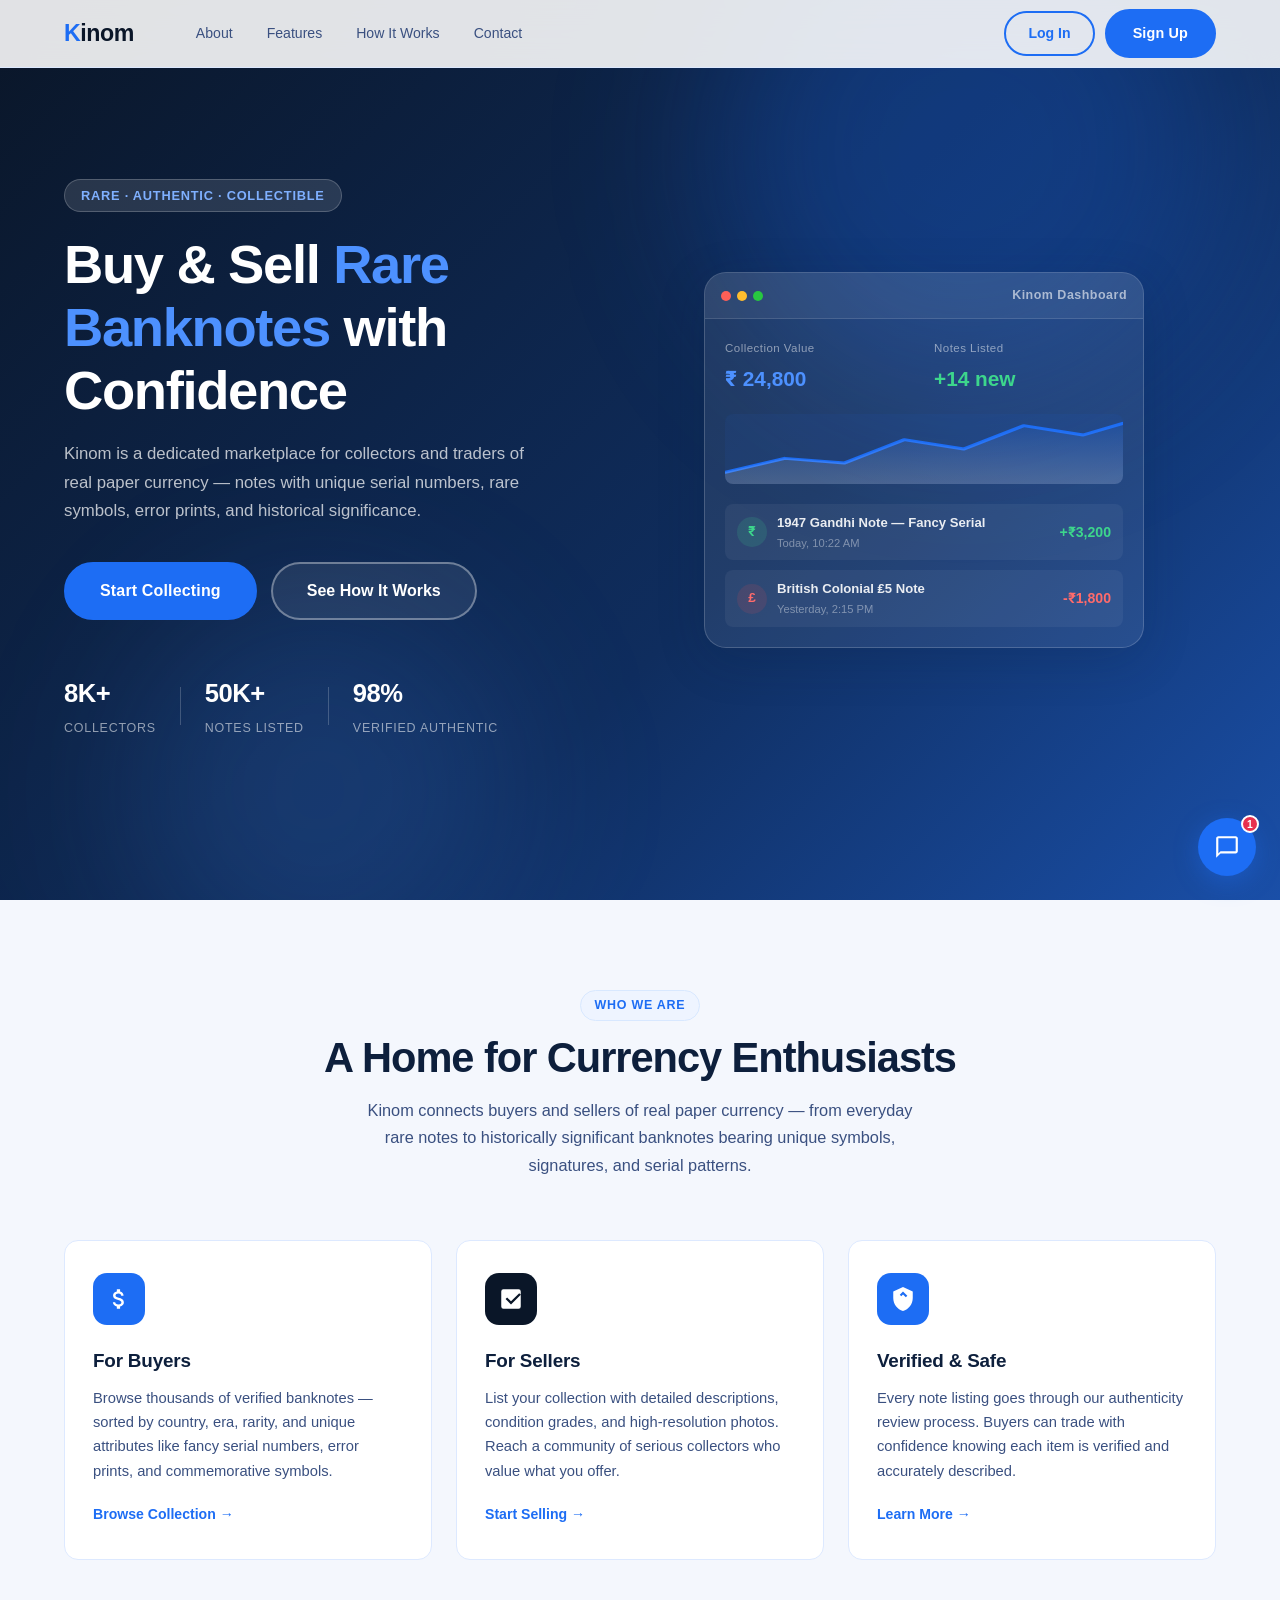
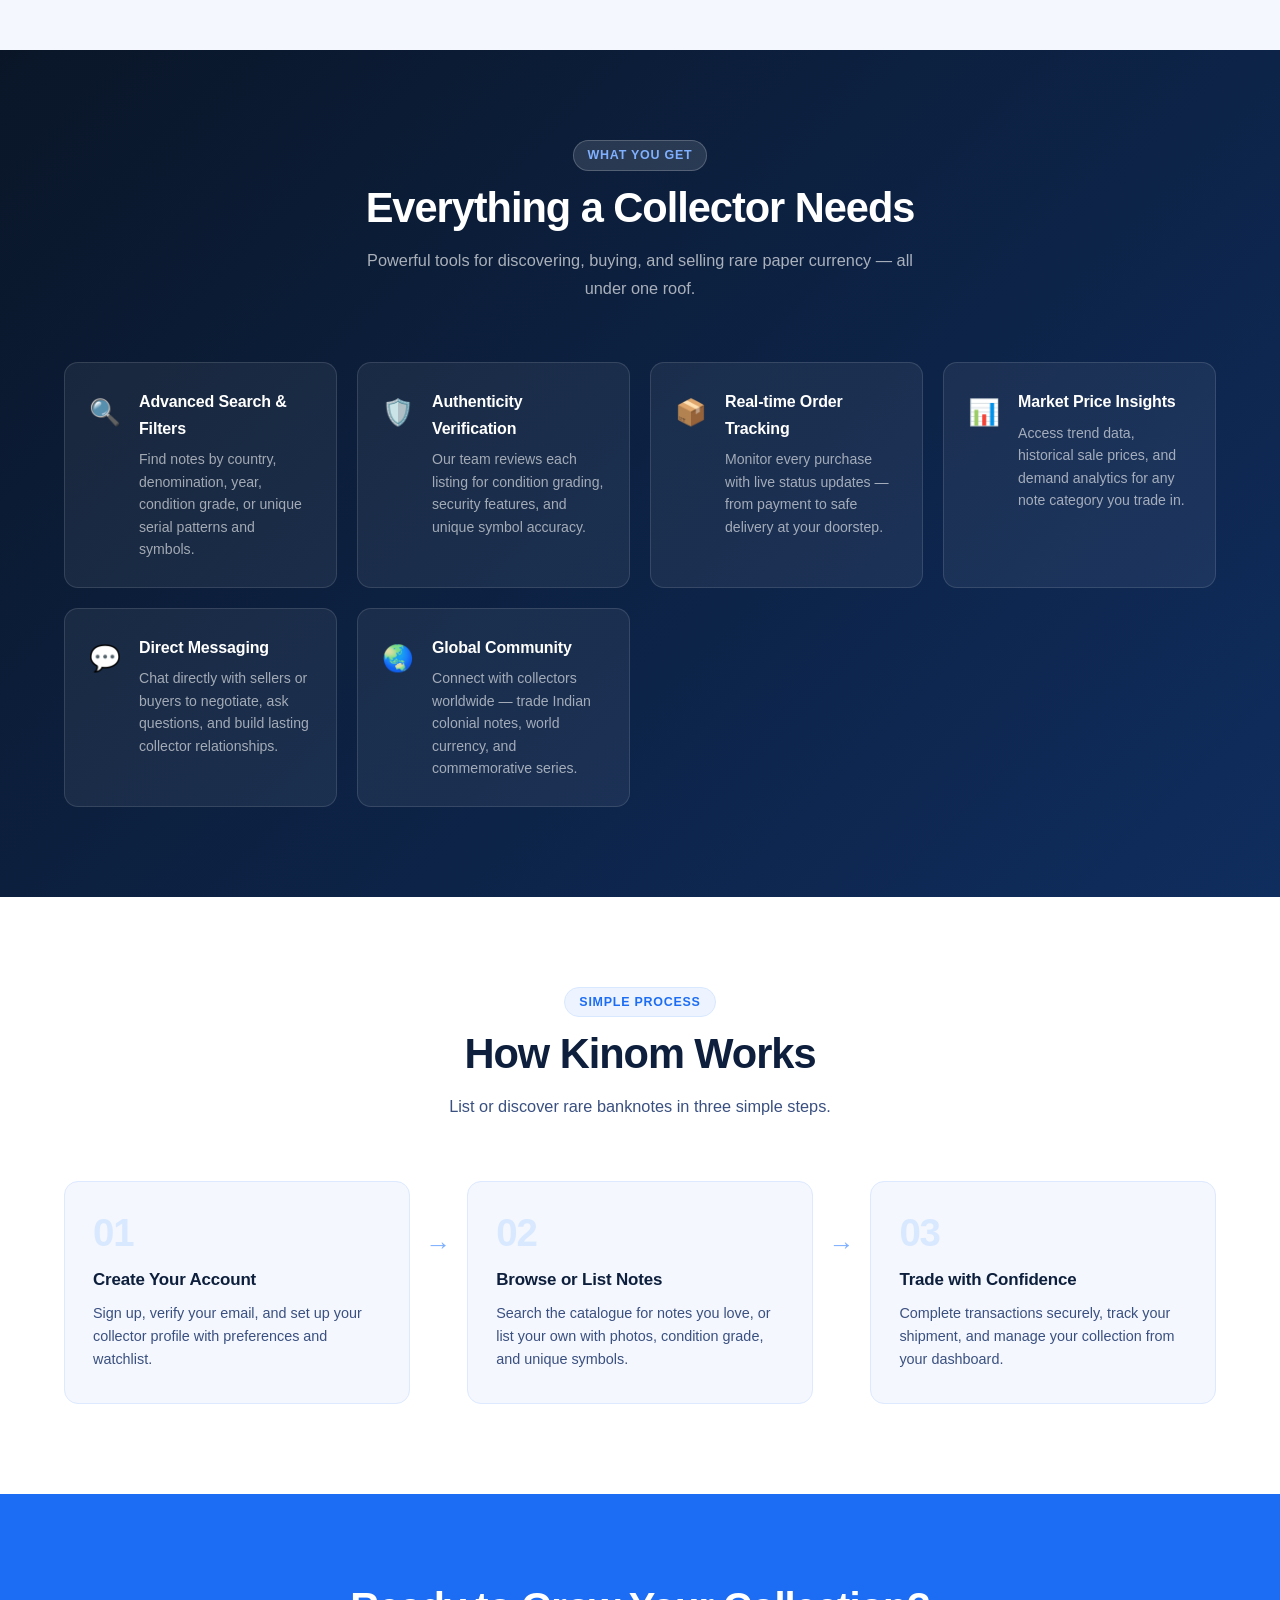
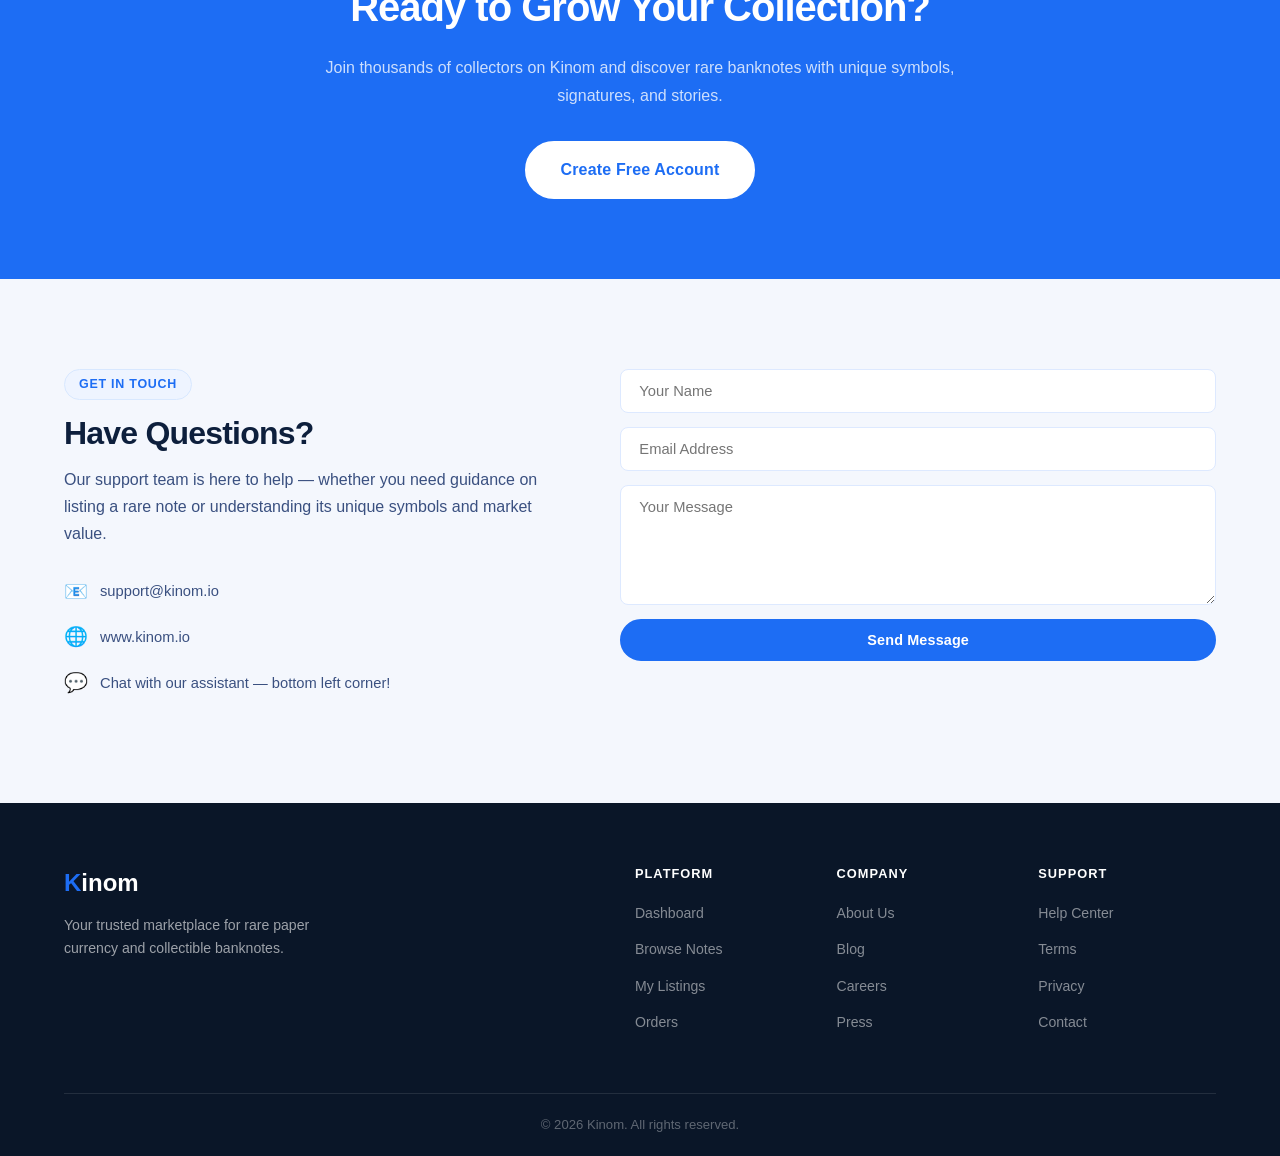
<file: index.html>
<!DOCTYPE html>
<html lang="en">
<head>
    <meta charset="UTF-8">
    <meta name="viewport" content="width=device-width, initial-scale=1.0">
    <meta name="description" content="Kinom — A trusted marketplace to buy and sell rare and collectible banknotes, paper currency, and notes with unique serial numbers and symbols.">
    <title>Kinom — Paper Currency &amp; Banknote Marketplace</title>
    <link rel="preconnect" href="https://fonts.googleapis.com">
    <link rel="preconnect" href="https://fonts.gstatic.com" crossorigin>
    <link href="https://fonts.googleapis.com/css2?family=Inter:wght@300;400;500;600;700;800&display=swap" rel="stylesheet">
    <link rel="stylesheet" href="kinom_bot.css">
</head>
<body>

    <!-- ========== NAVIGATION ========== -->
    <nav class="navbar" id="navbar">
        <div class="nav-container">
            <a href="#" class="nav-logo">
                <span class="logo-k">K</span>inom
            </a>
            <ul class="nav-links" id="navLinks">
                <li><a href="#about"        class="nav-link">About</a></li>
                <li><a href="#features"     class="nav-link">Features</a></li>
                <li><a href="#how-it-works" class="nav-link">How It Works</a></li>
                <li><a href="#contact"      class="nav-link">Contact</a></li>
            </ul>
            <div class="nav-actions">
                <a href="#" class="btn-outline">Log In</a>
                <a href="#" class="btn-primary">Sign Up</a>
            </div>
            <button class="nav-hamburger" id="hamburger" aria-label="Toggle menu">
                <span></span><span></span><span></span>
            </button>
        </div>
    </nav>

    <!-- ========== HERO ========== -->
    <section class="hero" id="hero">
        <div class="hero-bg-orb orb-1"></div>
        <div class="hero-bg-orb orb-2"></div>
        <div class="hero-content animate-fadein">
            <span class="hero-badge">Rare · Authentic · Collectible</span>
            <h1 class="hero-title">Buy &amp; Sell <span class="text-accent">Rare Banknotes</span> with Confidence</h1>
            <p class="hero-sub">Kinom is a dedicated marketplace for collectors and traders of real paper currency — notes with unique serial numbers, rare symbols, error prints, and historical significance.</p>
            <div class="hero-cta">
                <a href="#" class="btn-primary btn-lg">Start Collecting</a>
                <a href="#how-it-works" class="btn-ghost btn-lg">See How It Works</a>
            </div>
            <div class="hero-stats">
                <div class="stat-item">
                    <span class="stat-number">8K+</span>
                    <span class="stat-label">Collectors</span>
                </div>
                <div class="stat-divider"></div>
                <div class="stat-item">
                    <span class="stat-number">50K+</span>
                    <span class="stat-label">Notes Listed</span>
                </div>
                <div class="stat-divider"></div>
                <div class="stat-item">
                    <span class="stat-number">98%</span>
                    <span class="stat-label">Verified Authentic</span>
                </div>
            </div>
        </div>
        <div class="hero-visual animate-fadein-delay">
            <div class="hero-card-mockup">
                <div class="mockup-header">
                    <span class="mockup-dot red"></span>
                    <span class="mockup-dot yellow"></span>
                    <span class="mockup-dot green"></span>
                    <span class="mockup-title">Kinom Dashboard</span>
                </div>
                <div class="mockup-body">
                    <div class="mockup-stat-row">
                        <div class="mockup-stat">
                            <div class="mockup-label">Collection Value</div>
                            <div class="mockup-val blue">₹ 24,800</div>
                        </div>
                        <div class="mockup-stat">
                            <div class="mockup-label">Notes Listed</div>
                            <div class="mockup-val green">+14 new</div>
                        </div>
                    </div>
                    <div class="mockup-chart">
                        <svg viewBox="0 0 200 60" xmlns="http://www.w3.org/2000/svg" preserveAspectRatio="none">
                            <polyline points="0,50 30,38 60,42 90,22 120,30 150,10 180,18 200,8" fill="none" stroke="#1d6df4" stroke-width="2.5" stroke-linecap="round" stroke-linejoin="round"/>
                            <polyline points="0,50 30,38 60,42 90,22 120,30 150,10 180,18 200,8 200,60 0,60" fill="url(#chartGrad)" opacity="0.18"/>
                            <defs>
                                <linearGradient id="chartGrad" x1="0" y1="0" x2="0" y2="1">
                                    <stop offset="0%" stop-color="#1d6df4"/>
                                    <stop offset="100%" stop-color="#ffffff"/>
                                </linearGradient>
                            </defs>
                        </svg>
                    </div>
                    <div class="mockup-transactions">
                        <div class="mockup-tx">
                            <span class="tx-icon buy">₹</span>
                            <div class="tx-info">
                                <div class="tx-name">1947 Gandhi Note — Fancy Serial</div>
                                <div class="tx-date">Today, 10:22 AM</div>
                            </div>
                            <div class="tx-amount buy">+₹3,200</div>
                        </div>
                        <div class="mockup-tx">
                            <span class="tx-icon sell">£</span>
                            <div class="tx-info">
                                <div class="tx-name">British Colonial ₤5 Note</div>
                                <div class="tx-date">Yesterday, 2:15 PM</div>
                            </div>
                            <div class="tx-amount sell">-₹1,800</div>
                        </div>
                    </div>
                </div>
            </div>
        </div>
    </section>

    <!-- ========== ABOUT ========== -->
    <section class="section about-section" id="about">
        <div class="section-container">
            <div class="section-header">
                <span class="section-tag">Who We Are</span>
                <h2 class="section-title">A Home for Currency Enthusiasts</h2>
                <p class="section-sub">Kinom connects buyers and sellers of real paper currency — from everyday rare notes to historically significant banknotes bearing unique symbols, signatures, and serial patterns.</p>
            </div>
            <div class="cards-grid">
                <div class="feature-card animate-slide-up">
                    <div class="card-icon blue">
                        <svg xmlns="http://www.w3.org/2000/svg" viewBox="0 0 24 24" fill="currentColor"><path d="M11.8 10.9c-2.27-.59-3-1.2-3-2.15 0-1.09 1.01-1.85 2.7-1.85 1.78 0 2.44.85 2.5 2.1h2.21c-.07-1.72-1.12-3.3-3.21-3.81V3h-3v2.16c-1.94.42-3.5 1.68-3.5 3.61 0 2.31 1.91 3.46 4.7 4.13 2.5.6 3 1.48 3 2.41 0 .69-.49 1.79-2.7 1.79-2.06 0-2.87-.92-2.98-2.1h-2.2c.12 2.19 1.76 3.42 3.68 3.83V21h3v-2.15c1.95-.37 3.5-1.5 3.5-3.55 0-2.84-2.43-3.81-4.7-4.4z"/></svg>
                    </div>
                    <h3>For Buyers</h3>
                    <p>Browse thousands of verified banknotes — sorted by country, era, rarity, and unique attributes like fancy serial numbers, error prints, and commemorative symbols.</p>
                    <a href="#" class="card-link">Browse Collection →</a>
                </div>
                <div class="feature-card animate-slide-up delay-1">
                    <div class="card-icon white">
                        <svg xmlns="http://www.w3.org/2000/svg" viewBox="0 0 24 24" fill="currentColor"><path d="M19 3H5a2 2 0 0 0-2 2v14a2 2 0 0 0 2 2h14a2 2 0 0 0 2-2V5a2 2 0 0 0-2-2zm-7 14l-5-5 1.41-1.41L12 14.17l7.59-7.59L21 8l-9 9z"/></svg>
                    </div>
                    <h3>For Sellers</h3>
                    <p>List your collection with detailed descriptions, condition grades, and high-resolution photos. Reach a community of serious collectors who value what you offer.</p>
                    <a href="#" class="card-link">Start Selling →</a>
                </div>
                <div class="feature-card animate-slide-up delay-2">
                    <div class="card-icon blue">
                        <svg xmlns="http://www.w3.org/2000/svg" viewBox="0 0 24 24" fill="currentColor"><path d="M12 1L3 5v6c0 5.55 3.84 10.74 9 12 5.16-1.26 9-6.45 9-12V5zm0 4l4 4-1.41 1.41L12 7.83l-1.59 1.58L9 8z"/></svg>
                    </div>
                    <h3>Verified &amp; Safe</h3>
                    <p>Every note listing goes through our authenticity review process. Buyers can trade with confidence knowing each item is verified and accurately described.</p>
                    <a href="#" class="card-link">Learn More →</a>
                </div>
            </div>
        </div>
    </section>

    <!-- ========== FEATURES ========== -->
    <section class="section features-section" id="features">
        <div class="section-container">
            <div class="section-header light">
                <span class="section-tag-light">What You Get</span>
                <h2 class="section-title light">Everything a Collector Needs</h2>
                <p class="section-sub light">Powerful tools for discovering, buying, and selling rare paper currency — all under one roof.</p>
            </div>
            <div class="features-grid">
                <div class="feat-item">
                    <div class="feat-icon">🔍</div>
                    <div>
                        <h4>Advanced Search &amp; Filters</h4>
                        <p>Find notes by country, denomination, year, condition grade, or unique serial patterns and symbols.</p>
                    </div>
                </div>
                <div class="feat-item">
                    <div class="feat-icon">🛡️</div>
                    <div>
                        <h4>Authenticity Verification</h4>
                        <p>Our team reviews each listing for condition grading, security features, and unique symbol accuracy.</p>
                    </div>
                </div>
                <div class="feat-item">
                    <div class="feat-icon">📦</div>
                    <div>
                        <h4>Real-time Order Tracking</h4>
                        <p>Monitor every purchase with live status updates — from payment to safe delivery at your doorstep.</p>
                    </div>
                </div>
                <div class="feat-item">
                    <div class="feat-icon">📊</div>
                    <div>
                        <h4>Market Price Insights</h4>
                        <p>Access trend data, historical sale prices, and demand analytics for any note category you trade in.</p>
                    </div>
                </div>
                <div class="feat-item">
                    <div class="feat-icon">💬</div>
                    <div>
                        <h4>Direct Messaging</h4>
                        <p>Chat directly with sellers or buyers to negotiate, ask questions, and build lasting collector relationships.</p>
                    </div>
                </div>
                <div class="feat-item">
                    <div class="feat-icon">🌏</div>
                    <div>
                        <h4>Global Community</h4>
                        <p>Connect with collectors worldwide — trade Indian colonial notes, world currency, and commemorative series.</p>
                    </div>
                </div>
            </div>
        </div>
    </section>

    <!-- ========== HOW IT WORKS ========== -->
    <section class="section how-section" id="how-it-works">
        <div class="section-container">
            <div class="section-header">
                <span class="section-tag">Simple Process</span>
                <h2 class="section-title">How Kinom Works</h2>
                <p class="section-sub">List or discover rare banknotes in three simple steps.</p>
            </div>
            <div class="steps-row">
                <div class="step-item">
                    <div class="step-num">01</div>
                    <h4>Create Your Account</h4>
                    <p>Sign up, verify your email, and set up your collector profile with preferences and watchlist.</p>
                </div>
                <div class="step-arrow">→</div>
                <div class="step-item">
                    <div class="step-num">02</div>
                    <h4>Browse or List Notes</h4>
                    <p>Search the catalogue for notes you love, or list your own with photos, condition grade, and unique symbols.</p>
                </div>
                <div class="step-arrow">→</div>
                <div class="step-item">
                    <div class="step-num">03</div>
                    <h4>Trade with Confidence</h4>
                    <p>Complete transactions securely, track your shipment, and manage your collection from your dashboard.</p>
                </div>
            </div>
        </div>
    </section>

    <!-- ========== CTA ========== -->
    <section class="cta-section">
        <div class="cta-container">
            <h2>Ready to Grow Your Collection?</h2>
            <p>Join thousands of collectors on Kinom and discover rare banknotes with unique symbols, signatures, and stories.</p>
            <a href="#" class="btn-primary btn-lg">Create Free Account</a>
        </div>
    </section>

    <!-- ========== CONTACT ========== -->
    <section class="section contact-section" id="contact">
        <div class="section-container contact-grid">
            <div class="contact-info">
                <span class="section-tag">Get In Touch</span>
                <h2 class="section-title">Have Questions?</h2>
                <p>Our support team is here to help — whether you need guidance on listing a rare note or understanding its unique symbols and market value.</p>
                <div class="contact-item">
                    <span class="contact-icon">📧</span>
                    <span>support@kinom.io</span>
                </div>
                <div class="contact-item">
                    <span class="contact-icon">🌐</span>
                    <span>www.kinom.io</span>
                </div>
                <div class="contact-item">
                    <span class="contact-icon">💬</span>
                    <span>Chat with our assistant — bottom left corner!</span>
                </div>
            </div>
            <form class="contact-form" id="contactForm">
                <input type="text"  placeholder="Your Name"        class="form-input" required>
                <input type="email" placeholder="Email Address"    class="form-input" required>
                <textarea           placeholder="Your Message"     class="form-input form-textarea" rows="4" required></textarea>
                <button type="submit" class="btn-primary btn-full">Send Message</button>
            </form>
        </div>
    </section>

    <!-- ========== FOOTER ========== -->
    <footer class="footer">
        <div class="footer-container">
            <div class="footer-brand">
                <span class="footer-logo"><span class="logo-k">K</span>inom</span>
                <p>Your trusted marketplace for rare paper currency and collectible banknotes.</p>
            </div>
            <div class="footer-links">
                <div class="footer-col">
                    <h5>Platform</h5>
                    <ul>
                        <li><a href="#">Dashboard</a></li>
                        <li><a href="#">Browse Notes</a></li>
                        <li><a href="#">My Listings</a></li>
                        <li><a href="#">Orders</a></li>
                    </ul>
                </div>
                <div class="footer-col">
                    <h5>Company</h5>
                    <ul>
                        <li><a href="#">About Us</a></li>
                        <li><a href="#">Blog</a></li>
                        <li><a href="#">Careers</a></li>
                        <li><a href="#">Press</a></li>
                    </ul>
                </div>
                <div class="footer-col">
                    <h5>Support</h5>
                    <ul>
                        <li><a href="#">Help Center</a></li>
                        <li><a href="#">Terms</a></li>
                        <li><a href="#">Privacy</a></li>
                        <li><a href="#">Contact</a></li>
                    </ul>
                </div>
            </div>
        </div>
        <div class="footer-bottom">
            <p>&copy; 2026 Kinom. All rights reserved.</p>
        </div>
    </footer>

    <!-- ========== CHATBOT (bottom-left) ========== -->
    <div id="chatbot-wrapper">
        <!-- Chat Window (opens above the button) -->
        <div class="chat-window" id="chatWindow" aria-hidden="true">
            <div class="chat-header">
                <div class="chat-avatar">
                    <svg xmlns="http://www.w3.org/2000/svg" viewBox="0 0 24 24" fill="currentColor">
                        <path d="M12 2C6.48 2 2 6.48 2 12s4.48 10 10 10 10-4.48 10-10S17.52 2 12 2zm-1 17.93c-3.95-.49-7-3.85-7-7.93 0-.62.08-1.21.21-1.79L9 15v1c0 1.1.9 2 2 2v1.93zm6.9-2.54c-.26-.81-1-1.39-1.9-1.39h-1v-3c0-.55-.45-1-1-1H8v-2h2c.55 0 1-.45 1-1V7h2c1.1 0 2-.9 2-2v-.41c2.93 1.19 5 4.06 5 7.41 0 2.08-.8 3.97-2.1 5.39z"/>
                    </svg>
                </div>
                <div class="chat-header-info">
                    <span class="chat-name">Kinom Assistant</span>
                    <span class="chat-status"><span class="online-dot"></span>Online · Ready to help</span>
                </div>
                <button class="chat-close-btn" id="chatClose" aria-label="Close chat">
                    <svg xmlns="http://www.w3.org/2000/svg" viewBox="0 0 24 24" fill="none" stroke="currentColor" stroke-width="2.5">
                        <path stroke-linecap="round" stroke-linejoin="round" d="M6 18L18 6M6 6l12 12"/>
                    </svg>
                </button>
            </div>
            <div class="chat-messages" id="chatMessages">
                <div class="chat-empty" id="chatEmpty">
                    <div class="chat-empty-icon">
                        <svg xmlns="http://www.w3.org/2000/svg" viewBox="0 0 24 24" fill="currentColor">
                            <path d="M20 2H4c-1.1 0-2 .9-2 2v18l4-4h14c1.1 0 2-.9 2-2V4c0-1.1-.9-2-2-2zm0 14H6l-2 2V4h16v12z"/>
                        </svg>
                    </div>
                    <h4>Hello! 👋</h4>
                    <p>Ask me anything about Kinom's banknote marketplace.</p>
                    <div class="starter-btns" id="starterBtns">
                        <button class="starter-btn" onclick="sendStarter(this)">How do I create an account?</button>
                        <button class="starter-btn" onclick="sendStarter(this)">How do I buy a rare note?</button>
                        <button class="starter-btn" onclick="sendStarter(this)">How do I list my banknotes?</button>
                        <button class="starter-btn" onclick="sendStarter(this)">How do I track my orders?</button>
                    </div>
                </div>
                <div class="chat-msg-list" id="chatMsgList"></div>
            </div>
            <div class="chat-input-area">
                <form class="chat-form" id="chatForm">
                    <input type="text" id="chatInput" class="chat-input" placeholder="Type your message…" autocomplete="off">
                    <button type="submit" class="chat-send-btn" id="chatSendBtn" aria-label="Send">
                        <svg xmlns="http://www.w3.org/2000/svg" viewBox="0 0 24 24" fill="none" stroke="currentColor" stroke-width="2.5">
                            <path stroke-linecap="round" stroke-linejoin="round" d="M12 19l9 2-9-18-9 18 9-2zm0 0v-8"/>
                        </svg>
                    </button>
                </form>
            </div>
        </div>

        <!-- FAB Toggle Button -->
        <button class="chat-fab" id="chatFab" aria-label="Open chat assistant">
            <svg id="fabIconChat" xmlns="http://www.w3.org/2000/svg" viewBox="0 0 24 24" fill="currentColor">
                <path d="M20 2H4c-1.1 0-2 .9-2 2v18l4-4h14c1.1 0 2-.9 2-2V4c0-1.1-.9-2-2-2zm0 14H6l-2 2V4h16v12z"/>
            </svg>
            <svg id="fabIconClose" xmlns="http://www.w3.org/2000/svg" viewBox="0 0 24 24" fill="none" stroke="currentColor" stroke-width="2.5" style="display:none;">
                <path stroke-linecap="round" stroke-linejoin="round" d="M6 18L18 6M6 6l12 12"/>
            </svg>
            <span class="fab-badge" id="fabBadge">1</span>
        </button>
    </div>

    <script src="kinom_bot.js"></script>
</body>
</html>
</file>
<file: kinom_bot.css>
/* =============================================
   KINOM — Main Stylesheet (updated: bottom-left chat, responsive fixes)
   Theme: Blue & White with strong contrast
   Font: Helvetica Neue / Inter
============================================= */

/* ---- Reset & Base ---- */
*, *::before, *::after {
    box-sizing: border-box;
    margin: 0;
    padding: 0;
}

:root {
    --blue-900: #0a1628;
    --blue-800: #0d1f3c;
    --blue-700: #0f2d5e;
    --blue-600: #1145a0;
    --blue-500: #1d6df4;
    --blue-400: #4d91ff;
    --blue-300: #7fb0ff;
    --blue-100: #d8e8ff;
    --blue-50:  #eef4ff;
    --white:    #ffffff;
    --off-white: #f4f7fd;
    --text-dark: #0d1f3c;
    --text-mid:  #3a5080;
    --text-light: #7a94c0;
    --border:   #dde9ff;
    --shadow-sm: 0 1px 4px rgba(13,31,60,.07);
    --shadow-md: 0 4px 20px rgba(13,31,60,.12);
    --shadow-lg: 0 12px 48px rgba(13,31,60,.18);
    --radius-sm: 8px;
    --radius-md: 14px;
    --radius-lg: 22px;
    --transition: .22s cubic-bezier(.4,0,.2,1);
}

html {
    scroll-behavior: smooth;
}

body {
    font-family: 'Helvetica Neue', Helvetica, 'Inter', Arial, sans-serif;
    background: var(--white);
    color: var(--text-dark);
    line-height: 1.65;
    -webkit-font-smoothing: antialiased;
}

a { text-decoration: none; color: inherit; }
ul { list-style: none; }
img { display: block; max-width: 100%; }
button { font-family: inherit; }

/* ---- Utility Buttons ---- */
.btn-primary {
    display: inline-flex;
    align-items: center;
    gap: 8px;
    background: var(--blue-500);
    color: var(--white);
    padding: 11px 26px;
    border-radius: 50px;
    font-size: .9rem;
    font-weight: 600;
    border: 2px solid var(--blue-500);
    cursor: pointer;
    transition: background var(--transition), transform var(--transition), box-shadow var(--transition);
    letter-spacing: .01em;
}
.btn-primary:hover {
    background: var(--blue-600);
    border-color: var(--blue-600);
    transform: translateY(-1px);
    box-shadow: 0 6px 20px rgba(29,109,244,.35);
}

.btn-primary.btn-lg { padding: 14px 34px; font-size: 1rem; }
.btn-primary.btn-full { width: 100%; justify-content: center; }

.btn-outline {
    display: inline-flex;
    align-items: center;
    padding: 9px 22px;
    border-radius: 50px;
    font-size: .88rem;
    font-weight: 600;
    border: 2px solid var(--blue-500);
    color: var(--blue-500);
    background: transparent;
    cursor: pointer;
    transition: background var(--transition), color var(--transition);
}
.btn-outline:hover { background: var(--blue-50); }

.btn-ghost {
    display: inline-flex;
    align-items: center;
    padding: 14px 34px;
    border-radius: 50px;
    font-size: 1rem;
    font-weight: 600;
    border: 2px solid rgba(255,255,255,.35);
    color: var(--white);
    background: rgba(255,255,255,.08);
    cursor: pointer;
    transition: background var(--transition), border-color var(--transition);
}
.btn-ghost:hover { background: rgba(255,255,255,.16); border-color: rgba(255,255,255,.6); }

/* =============================================
   NAVIGATION
============================================= */
.navbar {
    position: fixed;
    top: 0; left: 0; right: 0;
    z-index: 1000;
    padding: 0 5%;
    height: 68px;
    display: flex;
    align-items: center;
    background: rgba(255,255,255,.88);
    backdrop-filter: blur(16px);
    -webkit-backdrop-filter: blur(16px);
    border-bottom: 1px solid var(--border);
    transition: box-shadow var(--transition);
}
.navbar.scrolled { box-shadow: var(--shadow-md); }

.nav-container {
    width: 100%;
    max-width: 1200px;
    margin: 0 auto;
    display: flex;
    align-items: center;
    gap: 32px;
}

.nav-logo {
    font-size: 1.45rem;
    font-weight: 800;
    color: var(--blue-900);
    letter-spacing: -.02em;
}
.logo-k { color: var(--blue-500); }

.nav-links {
    display: flex;
    gap: 6px;
    margin-left: 16px;
}

.nav-link {
    padding: 6px 14px;
    border-radius: 50px;
    font-size: .88rem;
    font-weight: 500;
    color: var(--text-mid);
    transition: background var(--transition), color var(--transition);
}
.nav-link:hover { background: var(--blue-50); color: var(--blue-500); }

.nav-actions {
    display: flex;
    gap: 10px;
    margin-left: auto;
    align-items: center;
}

.nav-hamburger {
    display: none;
    flex-direction: column;
    gap: 5px;
    background: none;
    border: none;
    cursor: pointer;
    padding: 6px;
    margin-left: auto;
}
.nav-hamburger span {
    display: block;
    width: 24px;
    height: 2px;
    background: var(--blue-900);
    border-radius: 4px;
    transition: var(--transition);
}

/* =============================================
   HERO
============================================= */
.hero {
    min-height: 100vh;
    background: linear-gradient(135deg, var(--blue-900) 0%, var(--blue-700) 60%, #1a4fa8 100%);
    display: flex;
    align-items: center;
    padding: 100px 5% 80px;
    position: relative;
    overflow: hidden;
    gap: 60px;
}

.hero-bg-orb {
    position: absolute;
    border-radius: 50%;
    filter: blur(80px);
    pointer-events: none;
}
.orb-1 {
    width: 500px; height: 500px;
    background: rgba(29,109,244,.25);
    top: -100px; right: 5%;
}
.orb-2 {
    width: 380px; height: 380px;
    background: rgba(77,145,255,.15);
    bottom: -80px; left: 10%;
}

.hero-content {
    flex: 1;
    max-width: 580px;
    position: relative;
    z-index: 1;
}

.hero-badge {
    display: inline-block;
    background: rgba(255,255,255,.12);
    color: var(--blue-300);
    border: 1px solid rgba(255,255,255,.2);
    padding: 5px 16px;
    border-radius: 50px;
    font-size: .8rem;
    font-weight: 600;
    letter-spacing: .06em;
    text-transform: uppercase;
    margin-bottom: 22px;
}

.hero-title {
    font-size: clamp(2.2rem, 5vw, 3.4rem);
    font-weight: 800;
    color: var(--white);
    line-height: 1.15;
    margin-bottom: 18px;
    letter-spacing: -.025em;
}
.text-accent { color: var(--blue-400); }

.hero-sub {
    font-size: 1.05rem;
    color: rgba(255,255,255,.72);
    margin-bottom: 36px;
    max-width: 490px;
    line-height: 1.7;
}

.hero-cta {
    display: flex;
    gap: 14px;
    flex-wrap: wrap;
    margin-bottom: 52px;
}

.hero-stats {
    display: flex;
    align-items: center;
    gap: 24px;
}
.stat-item { text-align: left; }
.stat-number {
    display: block;
    font-size: 1.6rem;
    font-weight: 800;
    color: var(--white);
    letter-spacing: -.02em;
}
.stat-label {
    font-size: .78rem;
    color: rgba(255,255,255,.55);
    text-transform: uppercase;
    letter-spacing: .06em;
}
.stat-divider {
    width: 1px;
    height: 38px;
    background: rgba(255,255,255,.2);
}

/* Hero Visual Mockup */
.hero-visual {
    flex: 1;
    max-width: 440px;
    position: relative;
    z-index: 1;
}

.hero-card-mockup {
    background: rgba(255,255,255,.08);
    backdrop-filter: blur(20px);
    -webkit-backdrop-filter: blur(20px);
    border: 1px solid rgba(255,255,255,.18);
    border-radius: var(--radius-lg);
    overflow: hidden;
    box-shadow: var(--shadow-lg);
}

.mockup-header {
    background: rgba(255,255,255,.06);
    border-bottom: 1px solid rgba(255,255,255,.12);
    padding: 12px 16px;
    display: flex;
    align-items: center;
    gap: 6px;
}
.mockup-dot {
    width: 10px; height: 10px;
    border-radius: 50%;
}
.mockup-dot.red    { background: #ff5f57; }
.mockup-dot.yellow { background: #ffbd2e; }
.mockup-dot.green  { background: #28c840; }
.mockup-title {
    color: rgba(255,255,255,.6);
    font-size: .78rem;
    font-weight: 600;
    margin-left: auto;
    letter-spacing: .04em;
}

.mockup-body { padding: 20px; }

.mockup-stat-row {
    display: flex;
    gap: 20px;
    margin-bottom: 18px;
}
.mockup-stat { flex: 1; }
.mockup-label { font-size: .72rem; color: rgba(255,255,255,.5); margin-bottom: 4px; letter-spacing: .04em; }
.mockup-val { font-size: 1.3rem; font-weight: 800; }
.mockup-val.blue  { color: var(--blue-400); }
.mockup-val.green { color: #3dd68c; }

.mockup-chart {
    height: 70px;
    margin-bottom: 20px;
    border-radius: 8px;
    overflow: hidden;
    background: rgba(29,109,244,.06);
}
.mockup-chart svg { width: 100%; height: 100%; }

.mockup-transactions { display: flex; flex-direction: column; gap: 10px; }
.mockup-tx {
    display: flex;
    align-items: center;
    gap: 10px;
    background: rgba(255,255,255,.05);
    border-radius: 8px;
    padding: 8px 12px;
}
.tx-icon {
    width: 30px; height: 30px;
    border-radius: 50%;
    display: flex; align-items: center; justify-content: center;
    font-size: .85rem;
    font-weight: 700;
    flex-shrink: 0;
}
.tx-icon.buy  { background: rgba(61,214,140,.15); color: #3dd68c; }
.tx-icon.sell { background: rgba(255,79,79,.12);  color: #ff6b6b; }
.tx-info { flex: 1; }
.tx-name { font-size: .82rem; color: rgba(255,255,255,.9); font-weight: 600; }
.tx-date { font-size: .7rem; color: rgba(255,255,255,.4); }
.tx-amount { font-size: .88rem; font-weight: 700; }
.tx-amount.buy  { color: #3dd68c; }
.tx-amount.sell { color: #ff6b6b; }

/* =============================================
   SECTIONS — Common
============================================= */
.section { padding: 90px 5%; }
.section-container {
    max-width: 1200px;
    margin: 0 auto;
}
.section-header {
    text-align: center;
    margin-bottom: 60px;
}
.section-tag {
    display: inline-block;
    background: var(--blue-50);
    color: var(--blue-500);
    border: 1px solid var(--blue-100);
    padding: 4px 14px;
    border-radius: 50px;
    font-size: .78rem;
    font-weight: 700;
    letter-spacing: .06em;
    text-transform: uppercase;
    margin-bottom: 12px;
}
.section-tag-light {
    display: inline-block;
    background: rgba(255,255,255,.12);
    color: var(--blue-300);
    border: 1px solid rgba(255,255,255,.2);
    padding: 4px 14px;
    border-radius: 50px;
    font-size: .78rem;
    font-weight: 700;
    letter-spacing: .06em;
    text-transform: uppercase;
    margin-bottom: 12px;
}
.section-title {
    font-size: clamp(1.8rem, 3.5vw, 2.6rem);
    font-weight: 800;
    color: var(--text-dark);
    line-height: 1.2;
    margin-bottom: 14px;
    letter-spacing: -.025em;
}
.section-title.light { color: var(--white); }
.section-sub {
    font-size: 1.02rem;
    color: var(--text-mid);
    max-width: 560px;
    margin: 0 auto;
    line-height: 1.7;
}
.section-sub.light { color: rgba(255,255,255,.65); }

/* =============================================
   ABOUT — Cards
============================================= */
.about-section { background: var(--off-white); }

.cards-grid {
    display: grid;
    grid-template-columns: repeat(auto-fit, minmax(280px, 1fr));
    gap: 24px;
}

.feature-card {
    background: var(--white);
    border: 1px solid var(--border);
    border-radius: var(--radius-md);
    padding: 32px 28px;
    transition: transform var(--transition), box-shadow var(--transition), border-color var(--transition);
}
.feature-card:hover {
    transform: translateY(-4px);
    box-shadow: var(--shadow-lg);
    border-color: var(--blue-300);
}

.card-icon {
    width: 52px; height: 52px;
    border-radius: 14px;
    display: flex; align-items: center; justify-content: center;
    margin-bottom: 20px;
}
.card-icon svg { width: 26px; height: 26px; }
.card-icon.blue { background: var(--blue-500); color: var(--white); }
.card-icon.white { background: var(--blue-900); color: var(--white); }

.feature-card h3 {
    font-size: 1.18rem;
    font-weight: 700;
    color: var(--text-dark);
    margin-bottom: 10px;
    letter-spacing: -.01em;
}
.feature-card p {
    color: var(--text-mid);
    font-size: .92rem;
    line-height: 1.65;
    margin-bottom: 18px;
}

.card-link {
    font-size: .88rem;
    font-weight: 700;
    color: var(--blue-500);
    transition: letter-spacing var(--transition);
}
.card-link:hover { letter-spacing: .02em; }

/* =============================================
   FEATURES
============================================= */
.features-section {
    background: linear-gradient(135deg, var(--blue-900), var(--blue-700));
}

.features-grid {
    display: grid;
    grid-template-columns: repeat(auto-fit, minmax(260px, 1fr));
    gap: 20px;
}

.feat-item {
    background: rgba(255,255,255,.06);
    border: 1px solid rgba(255,255,255,.12);
    border-radius: var(--radius-md);
    padding: 26px 24px;
    display: flex;
    gap: 18px;
    align-items: flex-start;
    transition: background var(--transition), border-color var(--transition);
}
.feat-item:hover {
    background: rgba(255,255,255,.1);
    border-color: rgba(255,255,255,.25);
}

.feat-icon {
    font-size: 1.6rem;
    flex-shrink: 0;
    margin-top: 2px;
}
.feat-item h4 {
    font-size: 1rem;
    font-weight: 700;
    color: var(--white);
    margin-bottom: 6px;
    letter-spacing: -.01em;
}
.feat-item p {
    font-size: .88rem;
    color: rgba(255,255,255,.6);
    line-height: 1.6;
    margin: 0;
}

/* =============================================
   HOW IT WORKS
============================================= */
.how-section { background: var(--white); }

.steps-row {
    display: flex;
    align-items: flex-start;
    gap: 16px;
    flex-wrap: wrap;
}

.step-item {
    flex: 1;
    min-width: 200px;
    text-align: left;
    padding: 32px 28px;
    border: 1px solid var(--border);
    border-radius: var(--radius-md);
    background: var(--off-white);
    transition: box-shadow var(--transition), transform var(--transition);
}
.step-item:hover { transform: translateY(-3px); box-shadow: var(--shadow-md); }

.step-num {
    font-size: 2.4rem;
    font-weight: 900;
    color: var(--blue-100);
    letter-spacing: -.03em;
    margin-bottom: 14px;
    line-height: 1;
}

.step-item h4 {
    font-size: 1.06rem;
    font-weight: 700;
    color: var(--text-dark);
    margin-bottom: 8px;
    letter-spacing: -.01em;
}
.step-item p {
    font-size: .9rem;
    color: var(--text-mid);
    line-height: 1.6;
    margin: 0;
}

.step-arrow {
    font-size: 1.6rem;
    color: var(--blue-300);
    padding-top: 42px;
    flex-shrink: 0;
}

/* =============================================
   CTA SECTION
============================================= */
.cta-section {
    background: var(--blue-500);
    padding: 80px 5%;
    text-align: center;
}
.cta-container { max-width: 640px; margin: 0 auto; }
.cta-section h2 {
    font-size: clamp(1.8rem, 3.5vw, 2.5rem);
    font-weight: 800;
    color: var(--white);
    margin-bottom: 14px;
    letter-spacing: -.025em;
}
.cta-section p {
    color: rgba(255,255,255,.78);
    font-size: 1rem;
    margin-bottom: 32px;
    line-height: 1.7;
}
.cta-section .btn-primary {
    background: var(--white);
    color: var(--blue-500);
    border-color: var(--white);
}
.cta-section .btn-primary:hover {
    background: var(--blue-50);
    border-color: var(--blue-50);
}

/* =============================================
   CONTACT
============================================= */
.contact-section { background: var(--off-white); }
.contact-grid {
    display: grid;
    grid-template-columns: 1fr 1.2fr;
    gap: 60px;
    align-items: start;
}
.contact-info .section-tag { margin-bottom: 14px; }
.contact-info h2 {
    font-size: 2rem;
    font-weight: 800;
    color: var(--text-dark);
    margin-bottom: 14px;
    letter-spacing: -.025em;
}
.contact-info p {
    color: var(--text-mid);
    margin-bottom: 28px;
    line-height: 1.7;
}
.contact-item {
    display: flex;
    align-items: center;
    gap: 12px;
    margin-bottom: 14px;
    color: var(--text-mid);
    font-size: .92rem;
}
.contact-icon { font-size: 1.2rem; }

.contact-form { display: flex; flex-direction: column; gap: 14px; }
.form-input {
    width: 100%;
    padding: 13px 18px;
    border: 1.5px solid var(--border);
    border-radius: var(--radius-sm);
    font-size: .92rem;
    color: var(--text-dark);
    background: var(--white);
    outline: none;
    font-family: inherit;
    transition: border-color var(--transition), box-shadow var(--transition);
}
.form-input:focus {
    border-color: var(--blue-500);
    box-shadow: 0 0 0 3px rgba(29,109,244,.12);
}
.form-textarea { resize: vertical; min-height: 120px; }

/* =============================================
   FOOTER
============================================= */
.footer {
    background: var(--blue-900);
    color: rgba(255,255,255,.6);
    padding: 60px 5% 0;
}
.footer-container {
    max-width: 1200px;
    margin: 0 auto;
    display: grid;
    grid-template-columns: 1.8fr 2fr;
    gap: 48px;
    padding-bottom: 48px;
    border-bottom: 1px solid rgba(255,255,255,.1);
}
.footer-brand { max-width: 280px; }
.footer-logo {
    font-size: 1.5rem;
    font-weight: 800;
    color: var(--white);
    display: block;
    margin-bottom: 12px;
}
.footer-brand p { font-size: .88rem; }

.footer-links {
    display: grid;
    grid-template-columns: repeat(3, 1fr);
    gap: 24px;
}
.footer-col h5 {
    color: var(--white);
    font-size: .8rem;
    font-weight: 700;
    letter-spacing: .08em;
    text-transform: uppercase;
    margin-bottom: 16px;
}
.footer-col ul li { margin-bottom: 10px; }
.footer-col ul li a {
    font-size: .88rem;
    color: rgba(255,255,255,.5);
    transition: color var(--transition);
}
.footer-col ul li a:hover { color: var(--white); }

.footer-bottom {
    max-width: 1200px;
    margin: 0 auto;
    padding: 20px 0;
    text-align: center;
    font-size: .82rem;
    color: rgba(255,255,255,.35);
}

/* =============================================
   ANIMATIONS
============================================= */
@keyframes fadeIn {
    from { opacity: 0; transform: translateY(24px); }
    to   { opacity: 1; transform: translateY(0); }
}

.animate-fadein { animation: fadeIn .75s ease both; }
.animate-fadein-delay { animation: fadeIn .75s .2s ease both; }

.animate-slide-up {
    opacity: 0;
    transform: translateY(30px);
    transition: opacity .55s ease, transform .55s ease;
}
.animate-slide-up.visible { opacity: 1; transform: translateY(0); }
.delay-1 { transition-delay: .12s !important; }
.delay-2 { transition-delay: .24s !important; }

/* =============================================
   CHATBOT  (positioned bottom-LEFT)
============================================= */
#chatbot-wrapper {
    position: fixed;
    bottom: 24px;
    right: 24px;
    z-index: 9999;
    display: flex;
    flex-direction: column;
    align-items: flex-end;
    gap: 12px;
}

/* FAB Button */
/* FAB Button */
.chat-fab {
    width: 58px; height: 58px;
    border-radius: 50%;
    background: var(--blue-500);
    border: none;
    cursor: pointer;
    display: flex; align-items: center; justify-content: center;
    box-shadow: 0 6px 24px rgba(29,109,244,.4);
    transition: transform var(--transition), box-shadow var(--transition), background var(--transition);
    position: relative;
    flex-shrink: 0;
}
.chat-fab svg { width: 26px; height: 26px; color: var(--white); }
.chat-fab:hover {
    transform: scale(1.08);
    box-shadow: 0 8px 30px rgba(29,109,244,.55);
    background: var(--blue-600);
}

.fab-badge {
    position: absolute;
    top: -3px; right: -3px;
    background: #e8304e;
    color: var(--white);
    font-size: .65rem;
    font-weight: 700;
    width: 18px; height: 18px;
    border-radius: 50%;
    display: flex; align-items: center; justify-content: center;
    border: 2px solid var(--white);
    animation: pulse-badge 2s infinite;
}
.fab-badge.hidden { display: none; }

@keyframes pulse-badge {
    0%, 100% { transform: scale(1); }
    50%       { transform: scale(1.2); }
}

/* Chat Window — opens upward from bottom-left FAB */
.chat-window {
    width: 360px;
    height: 530px;
    background: var(--white);
    border-radius: var(--radius-lg);
    box-shadow: var(--shadow-lg);
    display: flex;
    flex-direction: column;
    overflow: hidden;
    border: 1px solid var(--border);
    transform-origin: bottom right;
    transform: scale(0.85) translateY(12px);
    opacity: 0;
    pointer-events: none;
    transition: transform .28s cubic-bezier(.4,0,.2,1), opacity .28s ease;
    order: -1;
}
.chat-window.open {
    transform: scale(1) translateY(0);
    opacity: 1;
    pointer-events: all;
}

/* Chat Header */
.chat-header {
    background: linear-gradient(135deg, var(--blue-700), var(--blue-500));
    padding: 16px 18px;
    display: flex;
    align-items: center;
    gap: 12px;
    flex-shrink: 0;
}
.chat-avatar {
    width: 40px; height: 40px;
    border-radius: 50%;
    background: rgba(255,255,255,.18);
    display: flex; align-items: center; justify-content: center;
    flex-shrink: 0;
}
.chat-avatar svg { width: 22px; height: 22px; color: var(--white); }
.chat-header-info { flex: 1; }
.chat-name {
    display: block;
    font-size: .95rem;
    font-weight: 700;
    color: var(--white);
    letter-spacing: -.01em;
}
.chat-status {
    font-size: .72rem;
    color: rgba(255,255,255,.7);
    display: flex;
    align-items: center;
    gap: 5px;
}
.online-dot {
    width: 7px; height: 7px;
    background: #3dd68c;
    border-radius: 50%;
    display: inline-block;
    animation: blink 2s infinite;
}
@keyframes blink {
    0%, 100% { opacity: 1; }
    50%       { opacity: .4; }
}
.chat-close-btn {
    width: 32px; height: 32px;
    border-radius: 50%;
    background: rgba(255,255,255,.15);
    border: none; cursor: pointer;
    display: flex; align-items: center; justify-content: center;
    transition: background var(--transition);
}
.chat-close-btn:hover { background: rgba(255,255,255,.28); }
.chat-close-btn svg { width: 18px; height: 18px; color: var(--white); }

/* Messages Area */
.chat-messages {
    flex: 1;
    overflow-y: auto;
    padding: 18px 16px;
    background: var(--off-white);
    scroll-behavior: smooth;
}
.chat-messages::-webkit-scrollbar { width: 4px; }
.chat-messages::-webkit-scrollbar-thumb { background: var(--blue-100); border-radius: 4px; }

/* Empty state */
.chat-empty {
    display: flex;
    flex-direction: column;
    align-items: center;
    justify-content: center;
    height: 100%;
    text-align: center;
    padding: 10px 8px;
}
.chat-empty-icon {
    width: 56px; height: 56px;
    border-radius: 50%;
    background: linear-gradient(135deg, var(--blue-700), var(--blue-500));
    display: flex; align-items: center; justify-content: center;
    margin-bottom: 14px;
}
.chat-empty-icon svg { width: 28px; height: 28px; color: var(--white); }
.chat-empty h4 {
    font-size: 1rem;
    font-weight: 700;
    color: var(--text-dark);
    margin-bottom: 6px;
}
.chat-empty p {
    font-size: .82rem;
    color: var(--text-mid);
    margin-bottom: 16px;
}

.starter-btns { display: flex; flex-direction: column; gap: 8px; width: 100%; }
.starter-btn {
    padding: 9px 14px;
    text-align: left;
    background: var(--white);
    border: 1.5px solid var(--border);
    border-radius: 8px;
    font-size: .82rem;
    color: var(--text-dark);
    cursor: pointer;
    font-family: inherit;
    transition: background var(--transition), border-color var(--transition), color var(--transition), transform var(--transition);
}
.starter-btn:hover {
    background: var(--blue-50);
    border-color: var(--blue-300);
    color: var(--blue-600);
    transform: translateX(2px);
}

/* Message bubbles */
.chat-msg-list { display: flex; flex-direction: column; gap: 10px; }
.msg-row { display: flex; }
.msg-row.user { justify-content: flex-end; }
.msg-row.bot  { justify-content: flex-start; }

.msg-bubble {
    max-width: 82%;
    padding: 10px 14px;
    border-radius: 16px;
    font-size: .88rem;
    line-height: 1.55;
    white-space: pre-wrap;
}
.msg-row.user .msg-bubble {
    background: var(--blue-500);
    color: var(--white);
    border-bottom-right-radius: 4px;
}
.msg-row.bot .msg-bubble {
    background: var(--white);
    color: var(--text-dark);
    border-bottom-left-radius: 4px;
    border: 1px solid var(--border);
    box-shadow: var(--shadow-sm);
}

/* Typing indicator */
.typing-row { display: flex; }
.typing-bubble {
    background: var(--white);
    border: 1px solid var(--border);
    box-shadow: var(--shadow-sm);
    padding: 12px 16px;
    border-radius: 16px;
    border-bottom-left-radius: 4px;
    display: flex;
    gap: 5px;
    align-items: center;
}
.typing-dot {
    width: 7px; height: 7px;
    border-radius: 50%;
    background: var(--blue-400);
    animation: typingBounce 1.3s infinite ease-in-out both;
}
.typing-dot:nth-child(1) { animation-delay: 0s; }
.typing-dot:nth-child(2) { animation-delay: .18s; }
.typing-dot:nth-child(3) { animation-delay: .36s; }
@keyframes typingBounce {
    0%, 80%, 100% { transform: scale(0.6); opacity: .5; }
    40%            { transform: scale(1.1); opacity: 1; }
}

/* Input Area */
.chat-input-area {
    padding: 12px 14px;
    background: var(--white);
    border-top: 1.5px solid var(--border);
    flex-shrink: 0;
}
.chat-form {
    display: flex;
    align-items: center;
    gap: 8px;
}
.chat-input {
    flex: 1;
    padding: 10px 16px;
    border: 1.5px solid var(--border);
    border-radius: 50px;
    font-size: .88rem;
    color: var(--text-dark);
    background: var(--off-white);
    outline: none;
    font-family: inherit;
    transition: border-color var(--transition), box-shadow var(--transition);
}
.chat-input:focus {
    border-color: var(--blue-400);
    box-shadow: 0 0 0 3px rgba(29,109,244,.1);
    background: var(--white);
}
.chat-input::placeholder { color: var(--text-light); }
.chat-send-btn {
    width: 40px; height: 40px;
    border-radius: 50%;
    background: var(--blue-500);
    border: none;
    cursor: pointer;
    display: flex; align-items: center; justify-content: center;
    flex-shrink: 0;
    transition: background var(--transition), transform var(--transition);
}
.chat-send-btn:hover { background: var(--blue-600); transform: scale(1.08); }
.chat-send-btn:disabled { opacity: .45; cursor: not-allowed; transform: none; }
.chat-send-btn svg { width: 18px; height: 18px; color: var(--white); }

/* =============================================
   RESPONSIVE
============================================= */

/* Tablet */
@media (max-width: 960px) {
    .hero {
        flex-direction: column;
        text-align: center;
        padding: 100px 6% 64px;
        gap: 48px;
    }
    .hero-content { max-width: 100%; }
    .hero-cta     { justify-content: center; }
    .hero-stats   { justify-content: center; }
    .hero-sub     { margin-left: auto; margin-right: auto; }
    .hero-visual  { max-width: 420px; width: 100%; margin: 0 auto; }

    .contact-grid       { grid-template-columns: 1fr; gap: 40px; }
    .footer-container   { grid-template-columns: 1fr; gap: 32px; }
    .footer-brand       { max-width: 100%; }
    .steps-row          { flex-direction: column; }
    .step-arrow         { display: none; }
    .step-item          { min-width: unset; width: 100%; }
    .cards-grid         { grid-template-columns: 1fr 1fr; }
    .features-grid      { grid-template-columns: 1fr 1fr; }
}

/* Mobile */
@media (max-width: 680px) {
    .nav-links, .nav-actions { display: none; }
    .nav-hamburger  { display: flex; }
    .nav-links.mobile-open {
        display: flex;
        flex-direction: column;
        position: fixed;
        top: 68px; left: 0; right: 0;
        background: var(--white);
        border-bottom: 1px solid var(--border);
        padding: 16px 6% 20px;
        gap: 4px;
        box-shadow: var(--shadow-md);
        z-index: 999;
    }
    .nav-links.mobile-open li a {
        display: block;
        padding: 10px 14px;
        border-radius: 8px;
        font-size: .97rem;
        color: var(--text-dark);
        font-weight: 500;
    }

    .section            { padding: 60px 5%; }
    .hero               { padding: 90px 5% 56px; }
    .hero-badge         { font-size: .72rem; }
    .hero-stats         { flex-wrap: wrap; row-gap: 16px; }
    .stat-divider       { display: none; }
    .stat-item          { width: calc(50% - 8px); text-align: center; }

    .cards-grid         { grid-template-columns: 1fr; }
    .features-grid      { grid-template-columns: 1fr; }
    .footer-links       { grid-template-columns: 1fr 1fr; }
    .cta-section        { padding: 60px 5%; }

    /* Chatbot on mobile: make window full-ish width */
    #chatbot-wrapper    { right: 12px; bottom: 12px; }
    .chat-window        { width: calc(100vw - 24px); max-width: 360px; height: 500px; }
    .chat-fab           { width: 52px; height: 52px; }
}

/* Very small screens */
@media (max-width: 380px) {
    .hero-title  { font-size: 1.9rem; }
    .hero-cta    { flex-direction: column; align-items: center; }
    .btn-primary.btn-lg, .btn-ghost.btn-lg { width: 100%; justify-content: center; text-align: center; }
    .footer-links { grid-template-columns: 1fr; }
}
</file>
